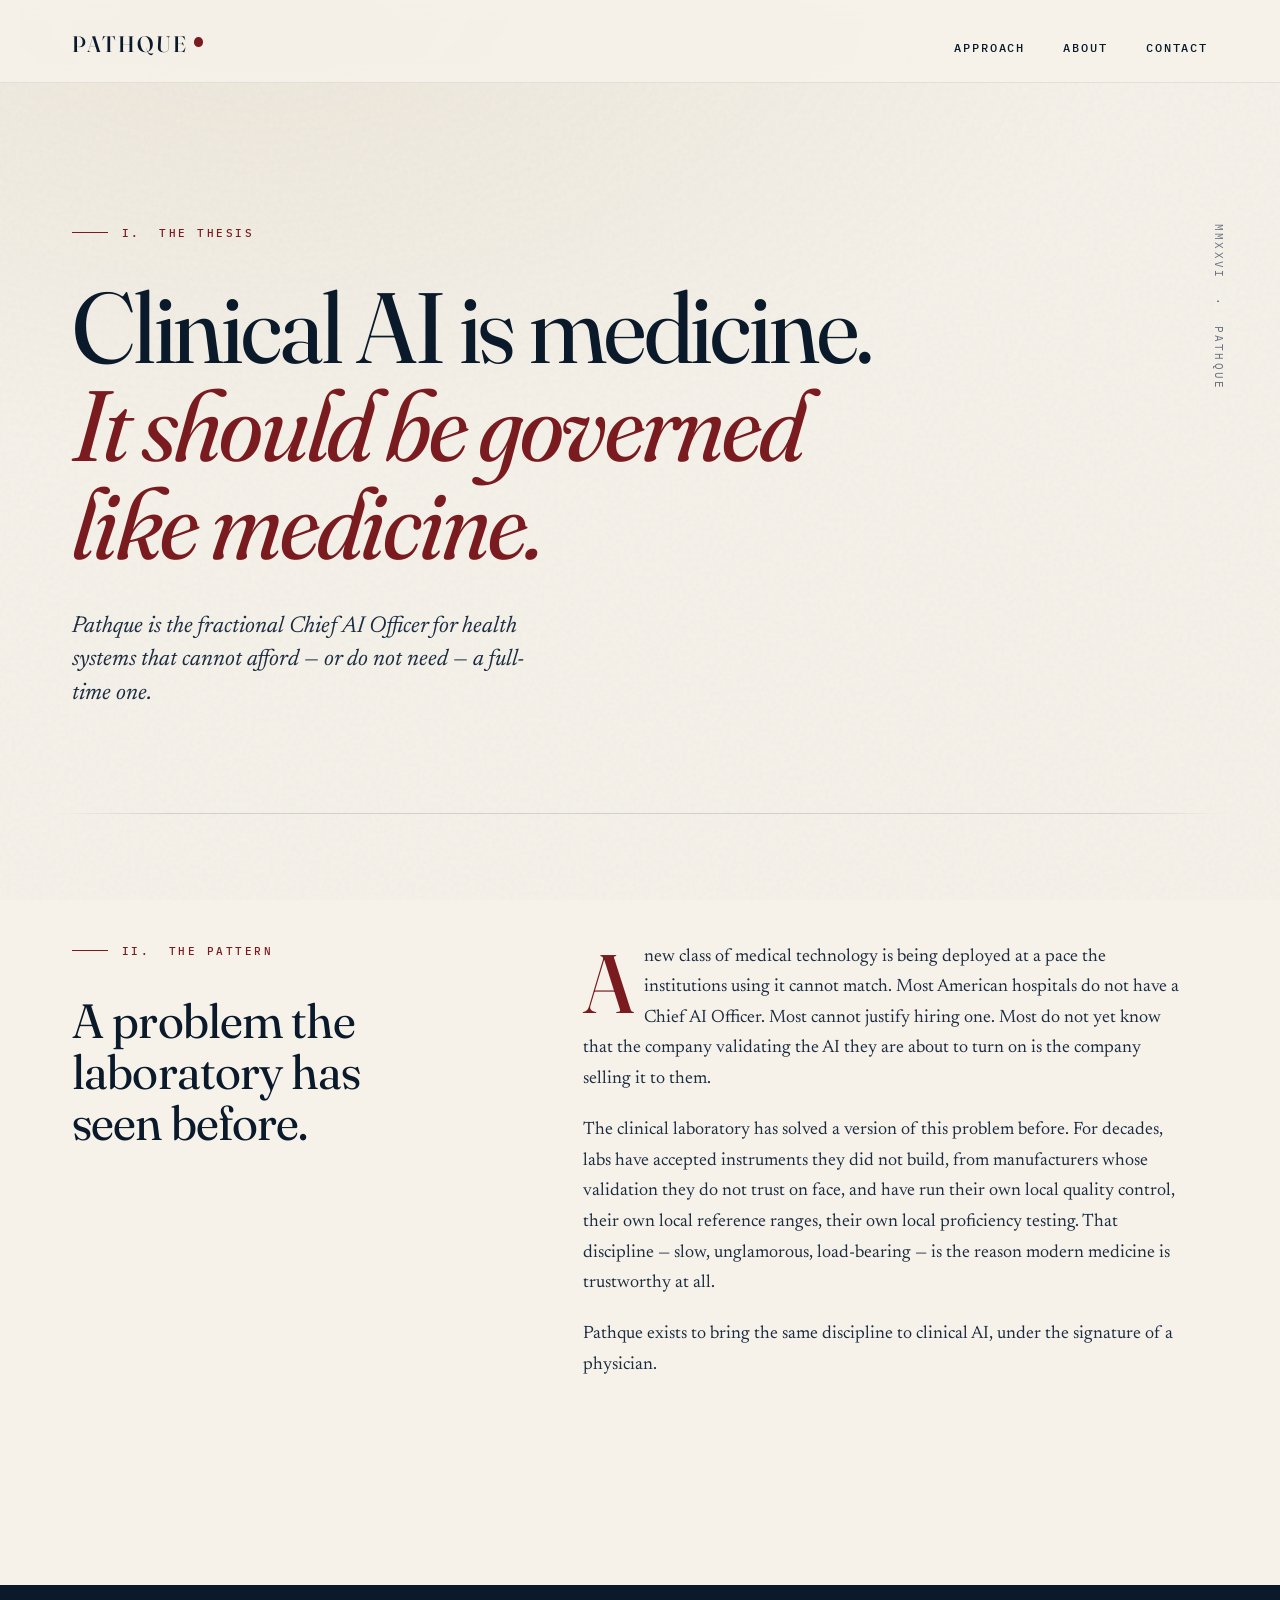
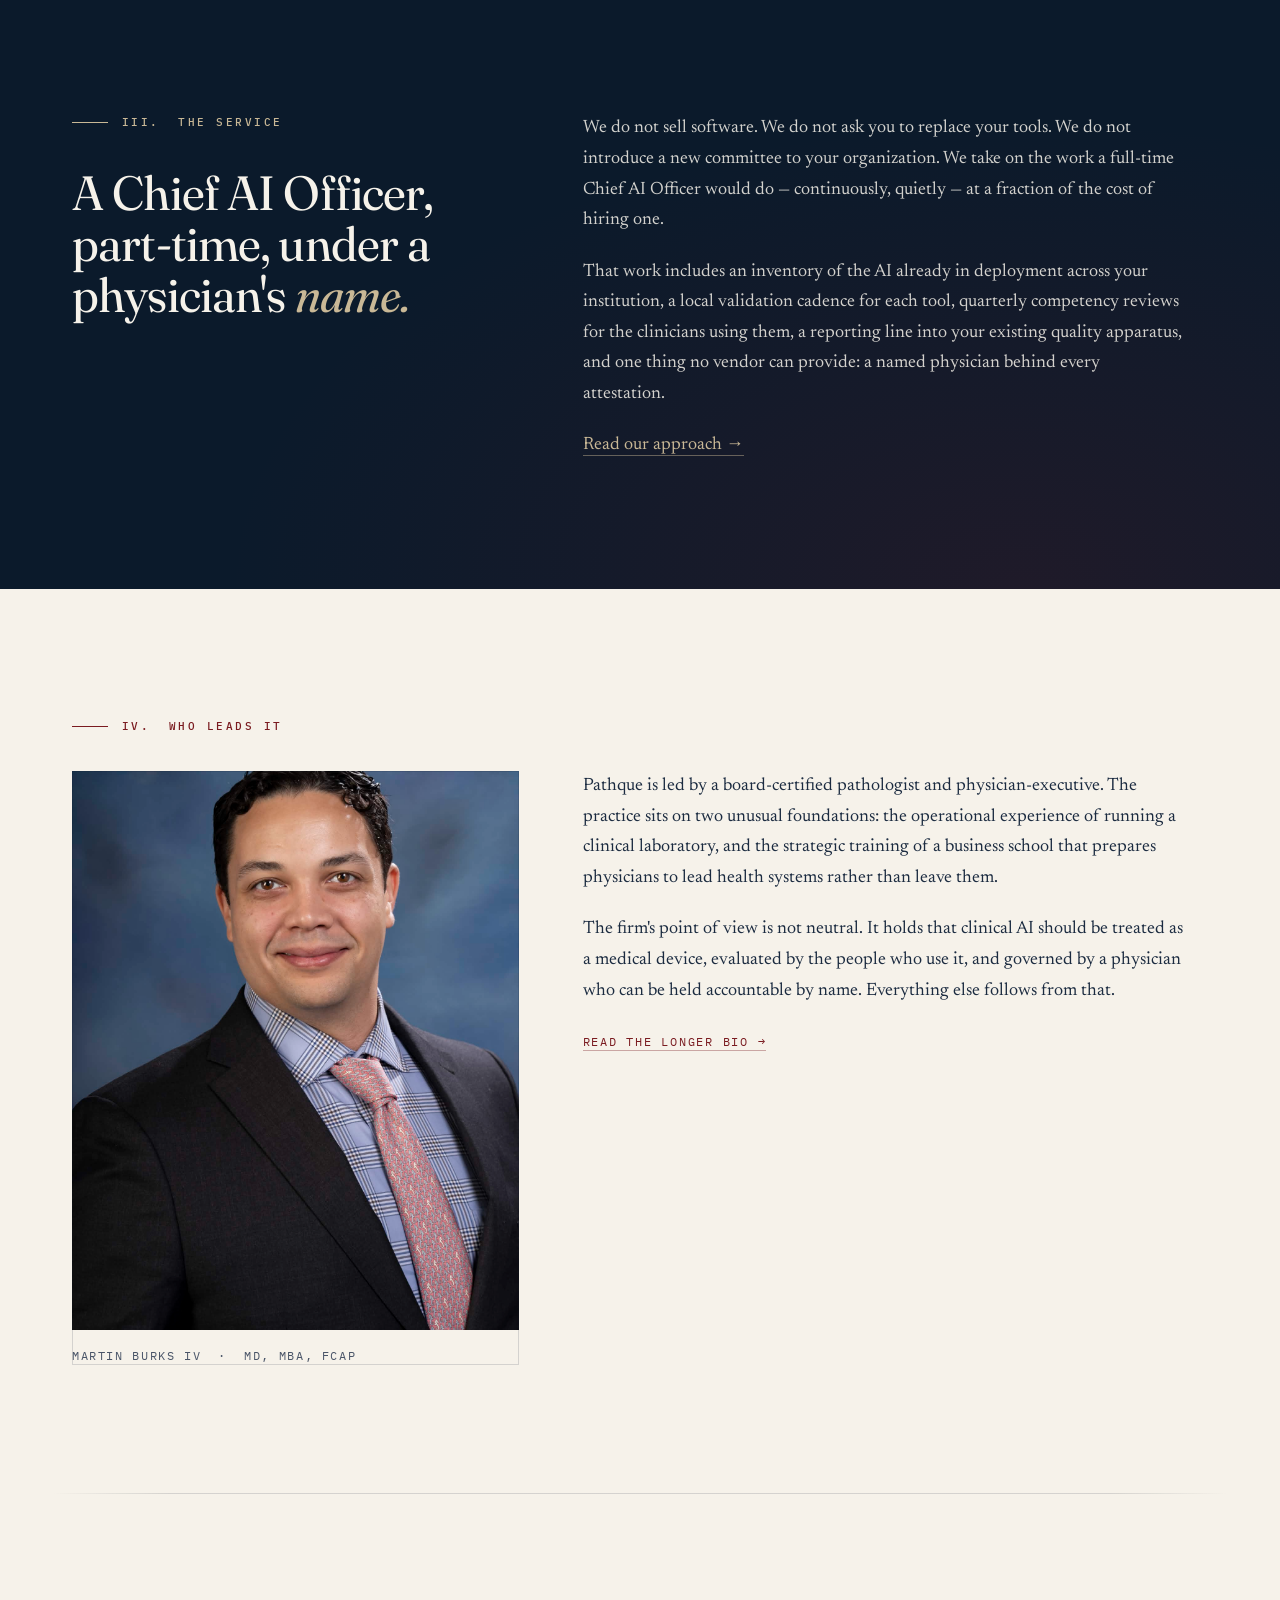
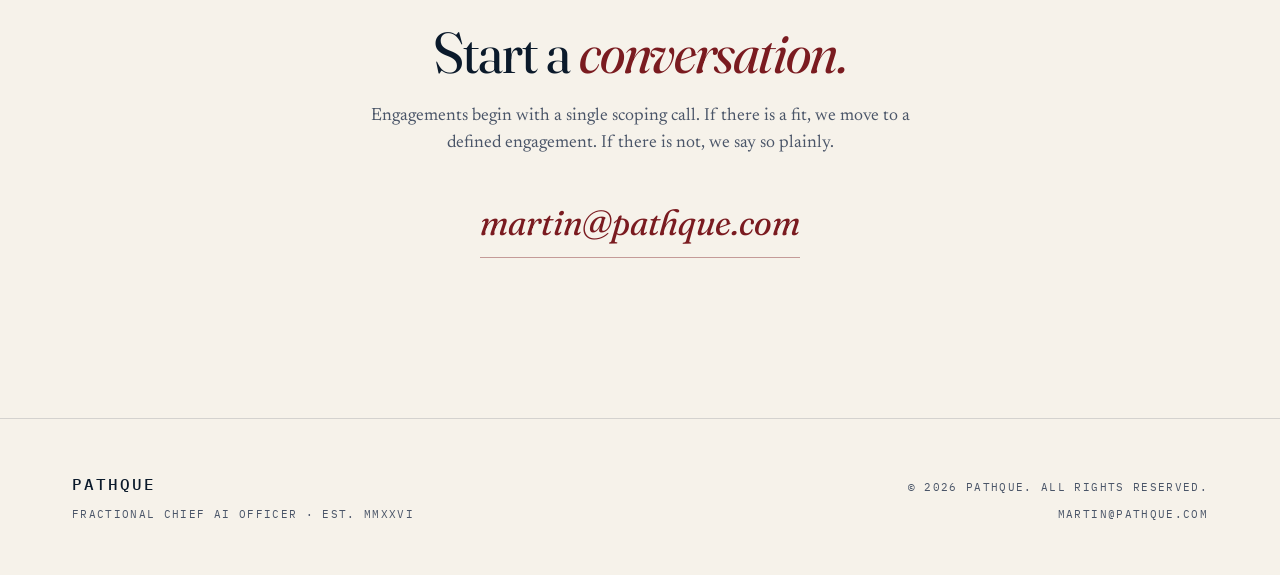
<file: index.html>
<!doctype html>
<html lang="en">
<head>
  <meta charset="utf-8">
  <meta name="viewport" content="width=device-width,initial-scale=1">
  <title>Pathque — The Fractional Chief AI Officer for Health Systems</title>
  <meta name="description" content="Pathque brings the discipline of the clinical laboratory to the governance of artificial intelligence in medicine. Fractional Chief AI Officer services for health systems and physician groups.">
  <meta name="theme-color" content="#F6F2EA">
  <link rel="icon" href="data:image/svg+xml,%3Csvg xmlns='http://www.w3.org/2000/svg' viewBox='0 0 32 32'%3E%3Crect width='32' height='32' fill='%23F6F2EA'/%3E%3Ctext x='50%25' y='58%25' font-family='Georgia,serif' font-size='22' font-weight='600' text-anchor='middle' fill='%237A1B20'%3EP%3C/text%3E%3C/svg%3E">

  <link rel="preconnect" href="https://fonts.googleapis.com">
  <link rel="preconnect" href="https://fonts.gstatic.com" crossorigin>
  <link href="https://fonts.googleapis.com/css2?family=Fraunces:ital,opsz,wght,SOFT@0,9..144,300..900,0..100;1,9..144,300..900,0..100&family=Newsreader:ital,opsz,wght@0,6..72,400..700;1,6..72,400..700&family=IBM+Plex+Mono:wght@400;500&display=swap" rel="stylesheet">

  <link rel="stylesheet" href="styles.css">

  <meta property="og:title" content="Pathque — The Fractional Chief AI Officer for Health Systems">
  <meta property="og:description" content="Clinical AI is medicine. It should be governed like medicine.">
  <meta property="og:type" content="website">
  <meta property="og:url" content="https://pathque.com/">
</head>
<body>

  <header class="site-header">
    <div class="container">
      <a href="/" class="wordmark" aria-label="Pathque — home">Pathque<span class="dot" aria-hidden="true"></span></a>
      <nav class="site-nav" aria-label="Primary">
        <a href="/approach/">Approach</a>
        <a href="/about/">About</a>
        <a href="/contact/">Contact</a>
      </nav>
    </div>
  </header>

  <main>

    <!-- ============================= HERO ============================= -->
    <section class="hero">
      <div class="container">
        <p class="section-marker reveal d1">I. &nbsp;The thesis</p>
        <h1 class="display reveal d2">
          Clinical&nbsp;AI is medicine.<br>
          <em>It should be governed like&nbsp;medicine.</em>
        </h1>
        <p class="standfirst reveal d3">
          Pathque is the fractional Chief AI Officer for health systems that cannot afford — or do not need — a full-time one.
        </p>
      </div>
      <p class="hero-meta">MMXXVI &nbsp;·&nbsp; Pathque</p>
    </section>

    <hr class="rule">

    <!-- ============================= II. PATTERN ============================= -->
    <section class="prose-section">
      <div class="container">
        <div class="two-col">
          <div>
            <p class="section-marker">II. &nbsp;The pattern</p>
            <h2>A problem the laboratory has seen&nbsp;before.</h2>
          </div>
          <div class="body-prose">
            <p><span class="dropcap">A</span> new class of medical technology is being deployed at a pace the institutions using it cannot match. Most American hospitals do not have a Chief AI Officer. Most cannot justify hiring one. Most do not yet know that the company validating the AI they are about to turn on is the company selling it to them.</p>
            <p>The clinical laboratory has solved a version of this problem before. For decades, labs have accepted instruments they did not build, from manufacturers whose validation they do not trust on face, and have run their own local quality control, their own local reference ranges, their own local proficiency testing. That discipline — slow, unglamorous, load-bearing — is the reason modern medicine is trustworthy at all.</p>
            <p>Pathque exists to bring the same discipline to clinical&nbsp;AI, under the signature of a physician.</p>
          </div>
        </div>
      </div>
    </section>

    <!-- ============================= III. SERVICE (DARK) ============================= -->
    <section class="section-dark prose-section">
      <div class="container">
        <div class="two-col">
          <div>
            <p class="section-marker">III. &nbsp;The service</p>
            <h2>A Chief&nbsp;AI Officer, part-time, under a physician's&nbsp;<em>name.</em></h2>
          </div>
          <div class="body-prose">
            <p>We do not sell software. We do not ask you to replace your tools. We do not introduce a new committee to your organization. We take on the work a full-time Chief AI Officer would do — continuously, quietly — at a fraction of the cost of hiring one.</p>
            <p>That work includes an inventory of the AI already in deployment across your institution, a local validation cadence for each tool, quarterly competency reviews for the clinicians using them, a reporting line into your existing quality apparatus, and one thing no vendor can provide: a named physician behind every attestation.</p>
            <p><a href="/approach/">Read our approach →</a></p>
          </div>
        </div>
      </div>
    </section>

    <!-- ============================= IV. WHO LEADS ============================= -->
    <section class="founder">
      <div class="container">
        <p class="section-marker">IV. &nbsp;Who leads it</p>
        <div class="founder-grid">
          <figure class="portrait">
            <img src="headshot.jpg" alt="Martin Burks IV, MD, MBA, FCAP" loading="lazy">
            <figcaption>Martin Burks IV &nbsp;·&nbsp; MD, MBA, FCAP</figcaption>
          </figure>
          <div class="founder-bio body-prose">
            <p>Pathque is led by a board-certified pathologist and physician-executive. The practice sits on two unusual foundations: the operational experience of running a clinical laboratory, and the strategic training of a business school that prepares physicians to lead health systems rather than leave them.</p>
            <p>The firm's point of view is not neutral. It holds that clinical AI should be treated as a medical device, evaluated by the people who use it, and governed by a physician who can be held accountable by name. Everything else follows from that.</p>
            <p><a class="inline-link" href="/about/">Read the longer bio →</a></p>
          </div>
        </div>
      </div>
    </section>

    <hr class="rule">

    <!-- ============================= CONTACT CTA ============================= -->
    <section class="contact-cta">
      <div class="container">
        <h2>Start a&nbsp;<em>conversation.</em></h2>
        <p>Engagements begin with a single scoping call. If there is a fit, we move to a defined&nbsp;engagement. If there is not, we say so plainly.</p>
        <a class="email" href="mailto:martin@pathque.com?subject=Pathque%20%E2%80%94%20conversation">martin@pathque.com</a>
      </div>
    </section>

  </main>

  <footer class="site-footer">
    <div class="container">
      <div class="foot-left">
        <span class="wordmark small">Pathque</span>
        <p class="small">Fractional Chief AI Officer · Est.&nbsp;MMXXVI</p>
      </div>
      <div class="foot-right">
        <p class="small">© 2026 Pathque. All rights reserved.</p>
        <p class="small">martin@pathque.com</p>
      </div>
    </div>
  </footer>

</body>
</html>
</file>
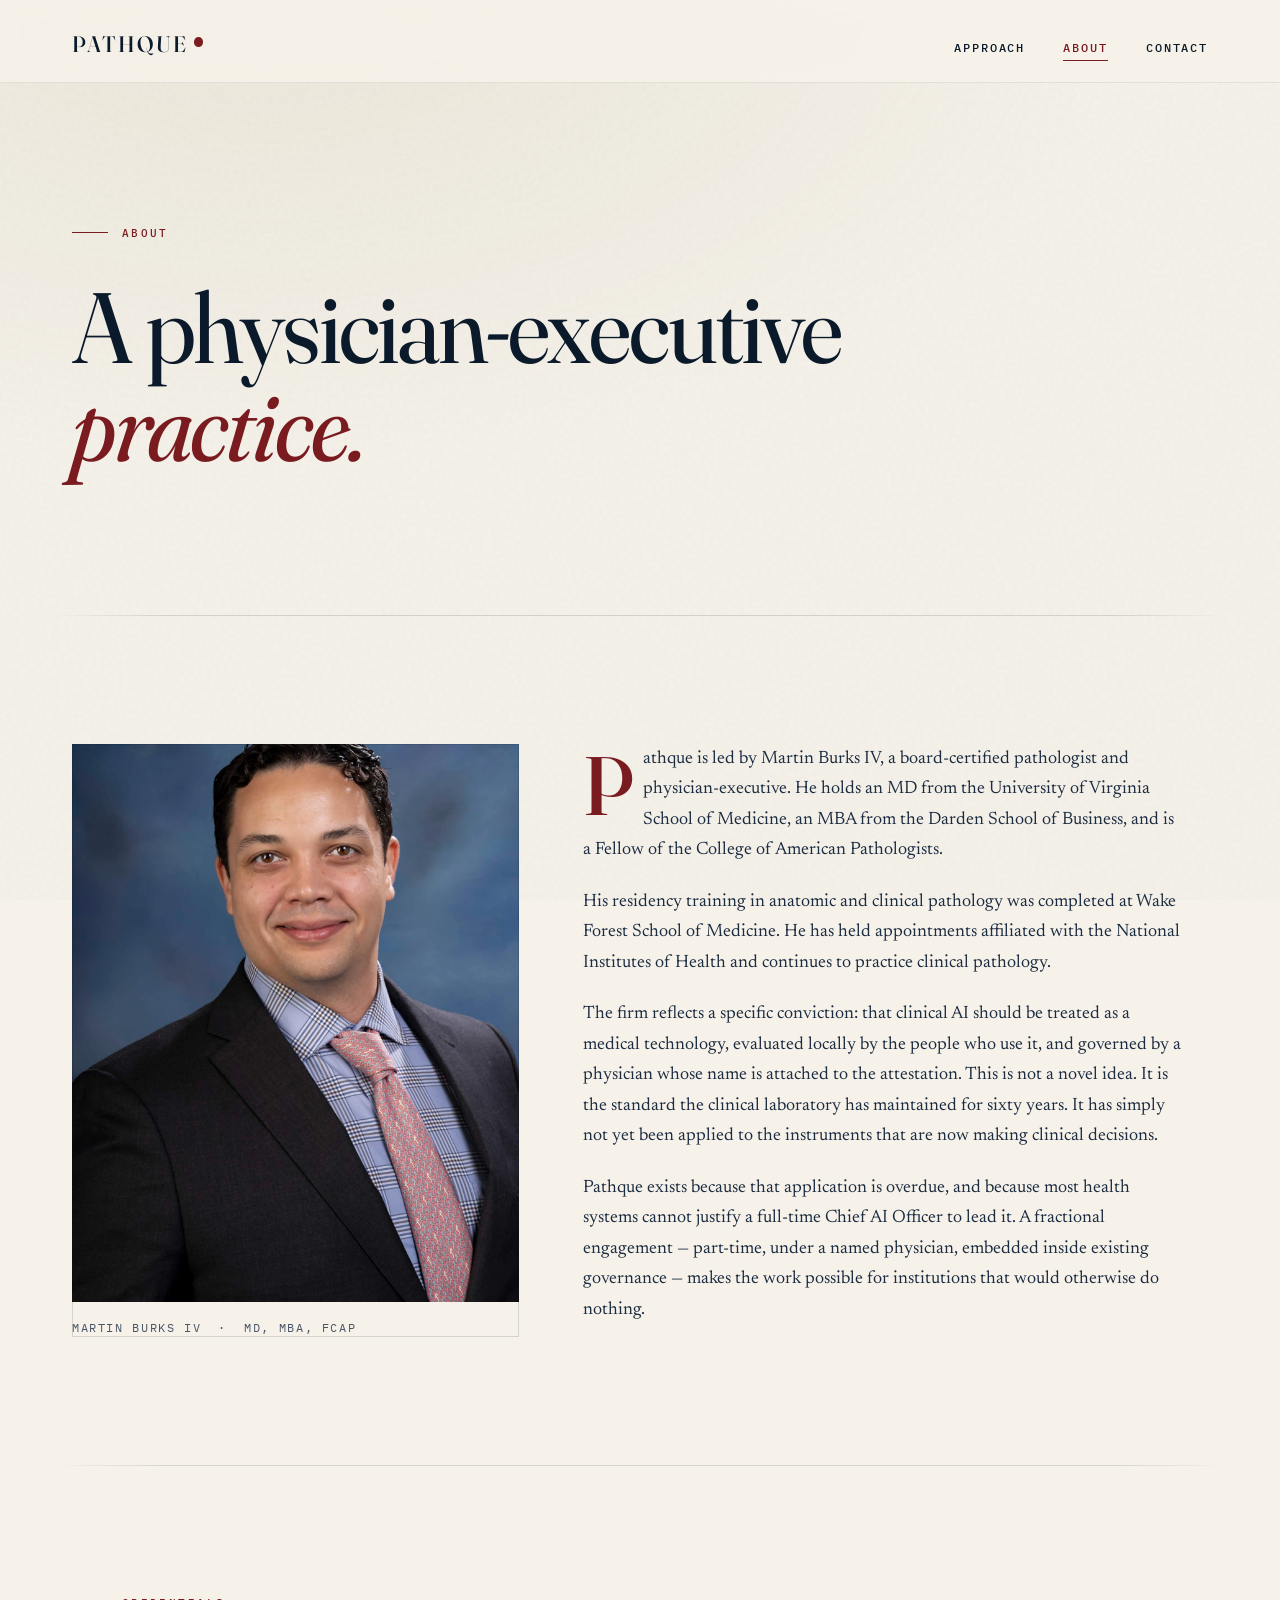
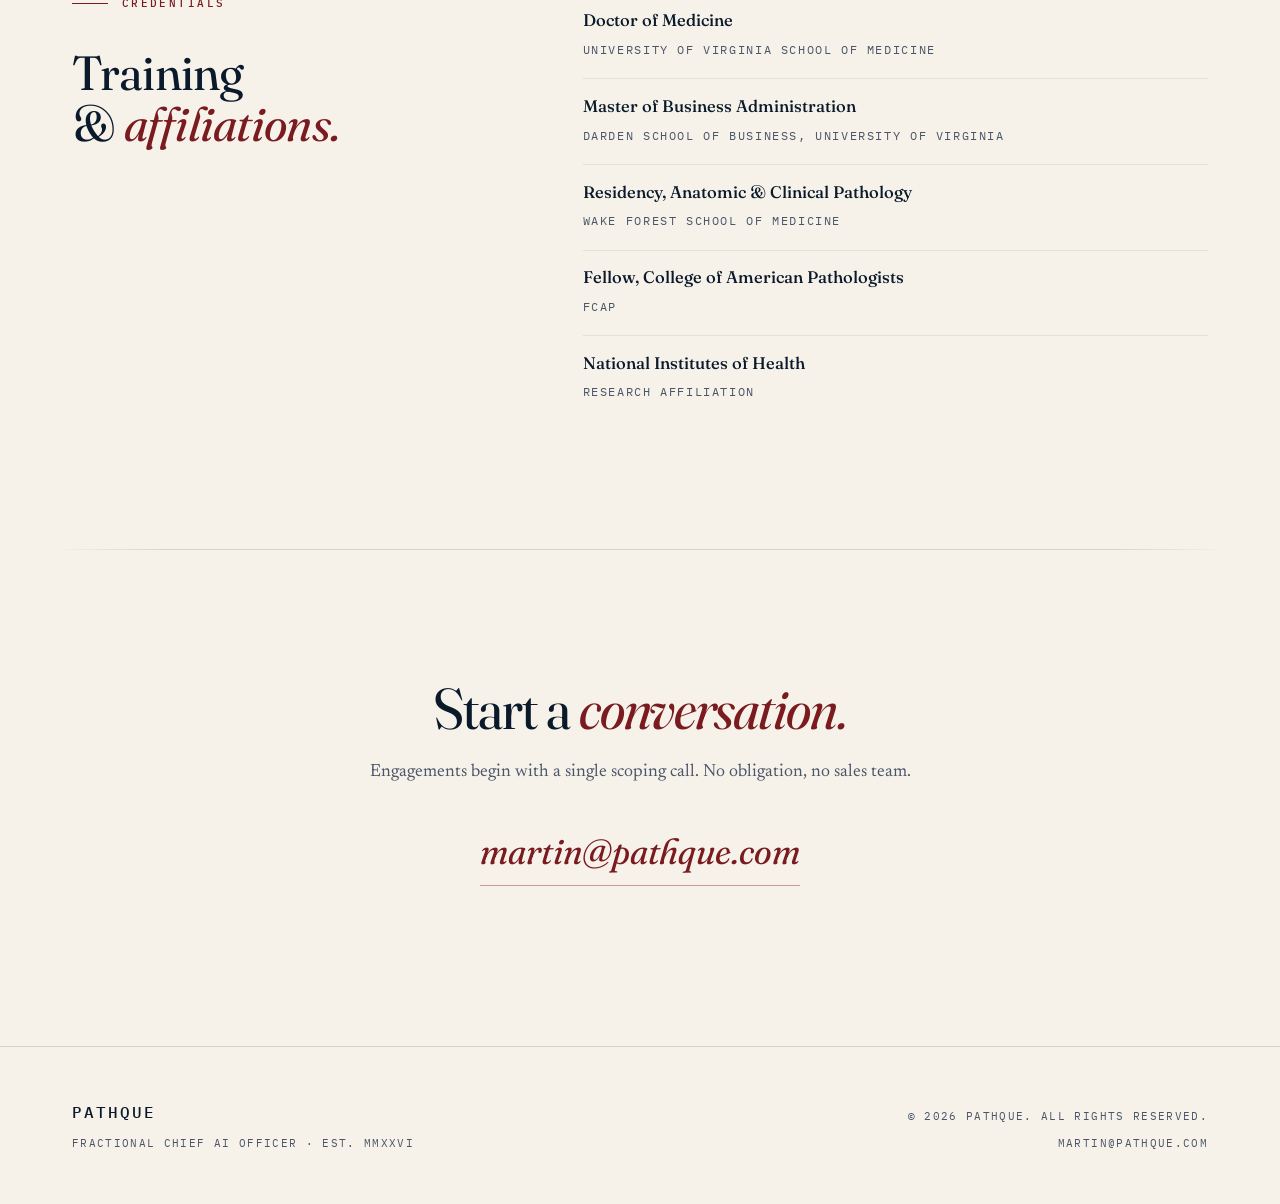
<file: about/index.html>
<!doctype html>
<html lang="en">
<head>
  <meta charset="utf-8">
  <meta name="viewport" content="width=device-width,initial-scale=1">
  <title>About — Pathque</title>
  <meta name="description" content="Pathque is led by Martin Burks IV, MD, MBA, FCAP — a board-certified pathologist and physician-executive practicing clinical AI governance for health systems.">
  <meta name="theme-color" content="#F6F2EA">
  <link rel="icon" href="data:image/svg+xml,%3Csvg xmlns='http://www.w3.org/2000/svg' viewBox='0 0 32 32'%3E%3Crect width='32' height='32' fill='%23F6F2EA'/%3E%3Ctext x='50%25' y='58%25' font-family='Georgia,serif' font-size='22' font-weight='600' text-anchor='middle' fill='%237A1B20'%3EP%3C/text%3E%3C/svg%3E">

  <link rel="preconnect" href="https://fonts.googleapis.com">
  <link rel="preconnect" href="https://fonts.gstatic.com" crossorigin>
  <link href="https://fonts.googleapis.com/css2?family=Fraunces:ital,opsz,wght,SOFT@0,9..144,300..900,0..100;1,9..144,300..900,0..100&family=Newsreader:ital,opsz,wght@0,6..72,400..700;1,6..72,400..700&family=IBM+Plex+Mono:wght@400;500&display=swap" rel="stylesheet">

  <link rel="stylesheet" href="../styles.css">
</head>
<body>

  <header class="site-header">
    <div class="container">
      <a href="/" class="wordmark" aria-label="Pathque — home">Pathque<span class="dot" aria-hidden="true"></span></a>
      <nav class="site-nav" aria-label="Primary">
        <a href="/approach/">Approach</a>
        <a href="/about/" aria-current="page">About</a>
        <a href="/contact/">Contact</a>
      </nav>
    </div>
  </header>

  <main>

    <section class="hero">
      <div class="container">
        <p class="section-marker reveal d1">About</p>
        <h1 class="display reveal d2">
          A physician-executive<br>
          <em>practice.</em>
        </h1>
      </div>
    </section>

    <hr class="rule">

    <section class="founder" style="padding-top: var(--section);">
      <div class="container">
        <div class="founder-grid">
          <figure class="portrait">
            <img src="../headshot.jpg" alt="Martin Burks IV, MD, MBA, FCAP" loading="lazy">
            <figcaption>Martin Burks IV &nbsp;·&nbsp; MD, MBA, FCAP</figcaption>
          </figure>
          <div class="founder-bio body-prose">
            <p><span class="dropcap">P</span>athque is led by Martin Burks IV, a board-certified pathologist and physician-executive. He holds an MD from the University of Virginia School of Medicine, an MBA from the Darden School of Business, and is a Fellow of the College of American Pathologists.</p>
            <p>His residency training in anatomic and clinical pathology was completed at Wake Forest School of Medicine. He has held appointments affiliated with the National Institutes of Health and continues to practice clinical pathology.</p>
            <p>The firm reflects a specific conviction: that clinical AI should be treated as a medical technology, evaluated locally by the people who use it, and governed by a physician whose name is attached to the attestation. This is not a novel idea. It is the standard the clinical laboratory has maintained for sixty years. It has simply not yet been applied to the instruments that are now making clinical decisions.</p>
            <p>Pathque exists because that application is overdue, and because most health systems cannot justify a full-time Chief AI Officer to lead it. A fractional engagement — part-time, under a named physician, embedded inside existing governance — makes the work possible for institutions that would otherwise do nothing.</p>
          </div>
        </div>
      </div>
    </section>

    <hr class="rule">

    <section class="prose-section">
      <div class="container">
        <div class="two-col">
          <div>
            <p class="section-marker">Credentials</p>
            <h2>Training &amp;&nbsp;<em>affiliations.</em></h2>
          </div>
          <div class="body-prose">
            <ul style="list-style: none; padding: 0;">
              <li style="padding: 0.85rem 0; border-bottom: 1px solid var(--rule-soft); font-size: 1.05rem;">
                <strong style="font-family: var(--display); font-weight: 500; font-variation-settings: 'opsz' 36;">Doctor of Medicine</strong><br>
                <span style="font-family: var(--mono); font-size: 0.72rem; letter-spacing: 0.14em; text-transform: uppercase; color: var(--slate);">University of Virginia School of Medicine</span>
              </li>
              <li style="padding: 0.85rem 0; border-bottom: 1px solid var(--rule-soft); font-size: 1.05rem;">
                <strong style="font-family: var(--display); font-weight: 500; font-variation-settings: 'opsz' 36;">Master of Business Administration</strong><br>
                <span style="font-family: var(--mono); font-size: 0.72rem; letter-spacing: 0.14em; text-transform: uppercase; color: var(--slate);">Darden School of Business, University of Virginia</span>
              </li>
              <li style="padding: 0.85rem 0; border-bottom: 1px solid var(--rule-soft); font-size: 1.05rem;">
                <strong style="font-family: var(--display); font-weight: 500; font-variation-settings: 'opsz' 36;">Residency, Anatomic &amp; Clinical Pathology</strong><br>
                <span style="font-family: var(--mono); font-size: 0.72rem; letter-spacing: 0.14em; text-transform: uppercase; color: var(--slate);">Wake Forest School of Medicine</span>
              </li>
              <li style="padding: 0.85rem 0; border-bottom: 1px solid var(--rule-soft); font-size: 1.05rem;">
                <strong style="font-family: var(--display); font-weight: 500; font-variation-settings: 'opsz' 36;">Fellow, College of American Pathologists</strong><br>
                <span style="font-family: var(--mono); font-size: 0.72rem; letter-spacing: 0.14em; text-transform: uppercase; color: var(--slate);">FCAP</span>
              </li>
              <li style="padding: 0.85rem 0; font-size: 1.05rem;">
                <strong style="font-family: var(--display); font-weight: 500; font-variation-settings: 'opsz' 36;">National Institutes of Health</strong><br>
                <span style="font-family: var(--mono); font-size: 0.72rem; letter-spacing: 0.14em; text-transform: uppercase; color: var(--slate);">Research Affiliation</span>
              </li>
            </ul>
          </div>
        </div>
      </div>
    </section>

    <hr class="rule">

    <section class="contact-cta">
      <div class="container">
        <h2>Start a&nbsp;<em>conversation.</em></h2>
        <p>Engagements begin with a single scoping call. No obligation, no sales team.</p>
        <a class="email" href="mailto:martin@pathque.com?subject=Pathque%20%E2%80%94%20conversation">martin@pathque.com</a>
      </div>
    </section>

  </main>

  <footer class="site-footer">
    <div class="container">
      <div class="foot-left">
        <span class="wordmark small">Pathque</span>
        <p class="small">Fractional Chief AI Officer · Est.&nbsp;MMXXVI</p>
      </div>
      <div class="foot-right">
        <p class="small">© 2026 Pathque. All rights reserved.</p>
        <p class="small">martin@pathque.com</p>
      </div>
    </div>
  </footer>

</body>
</html>
</file>
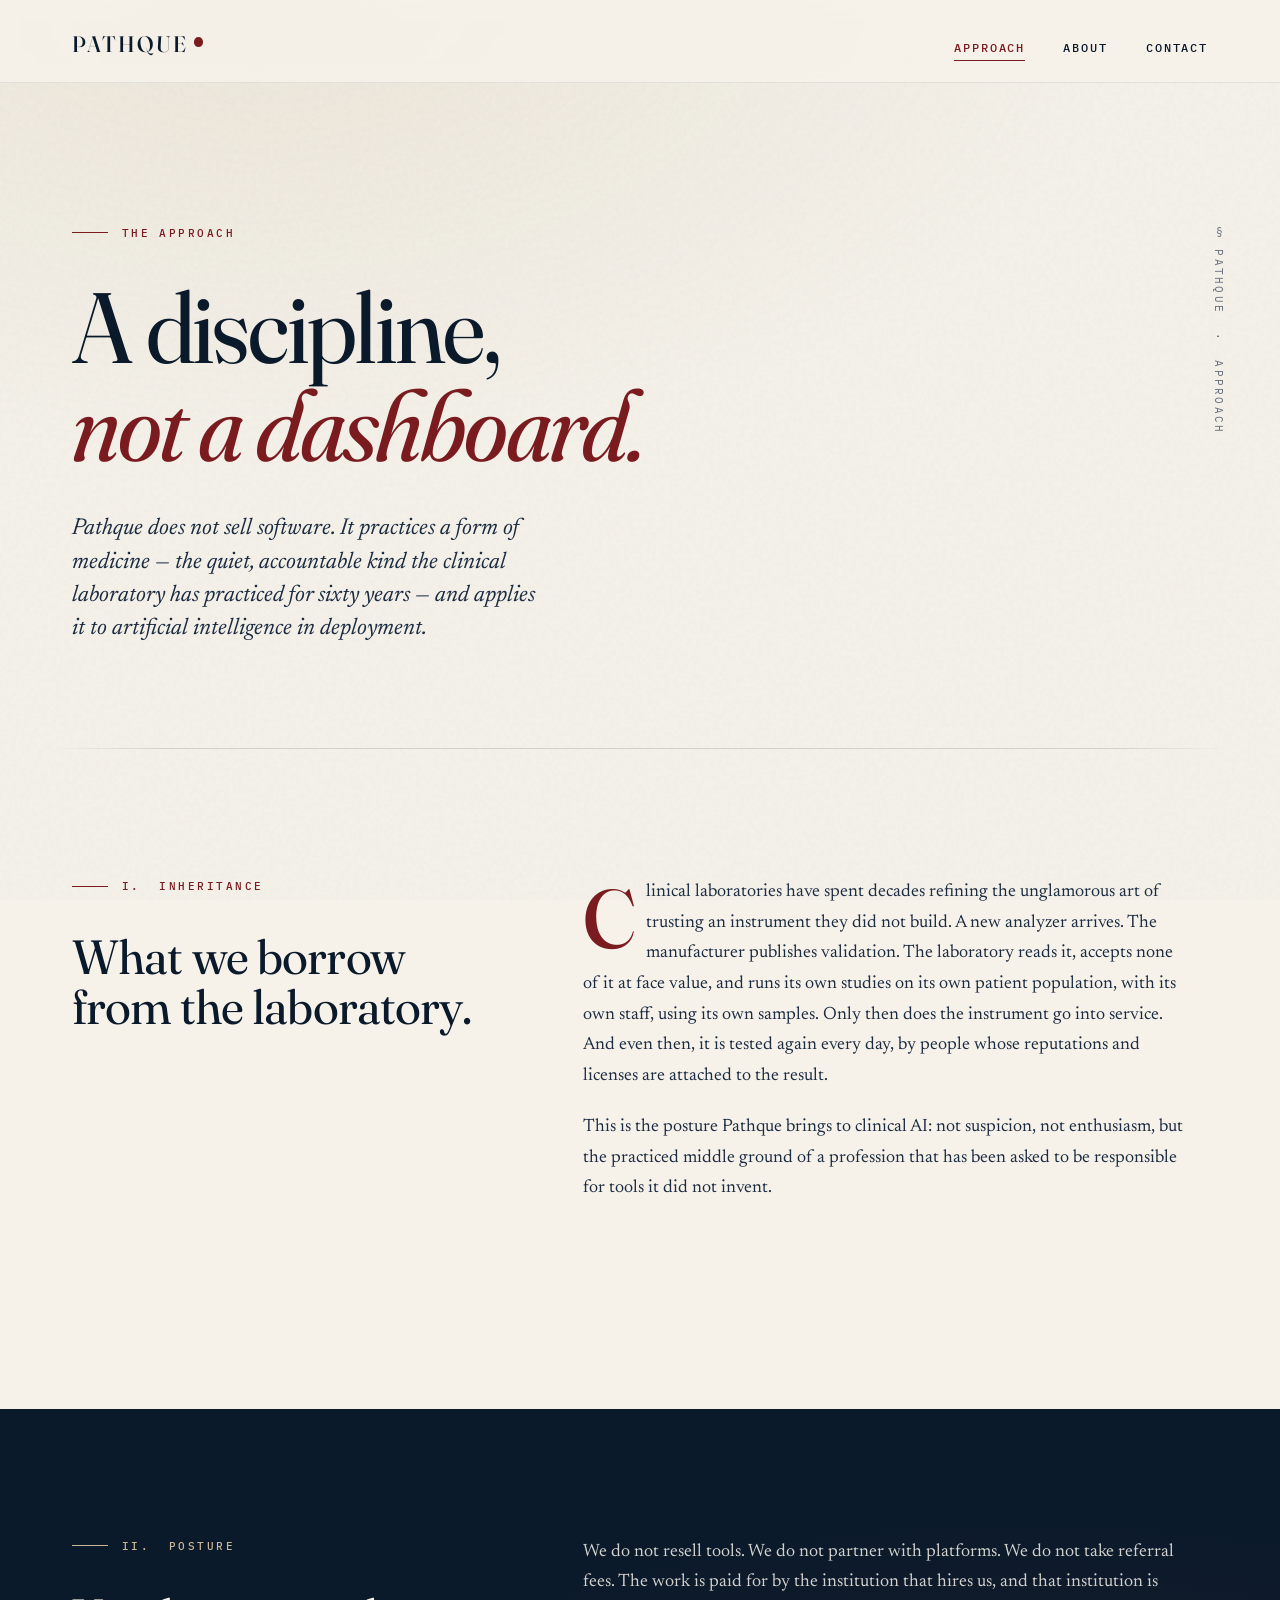
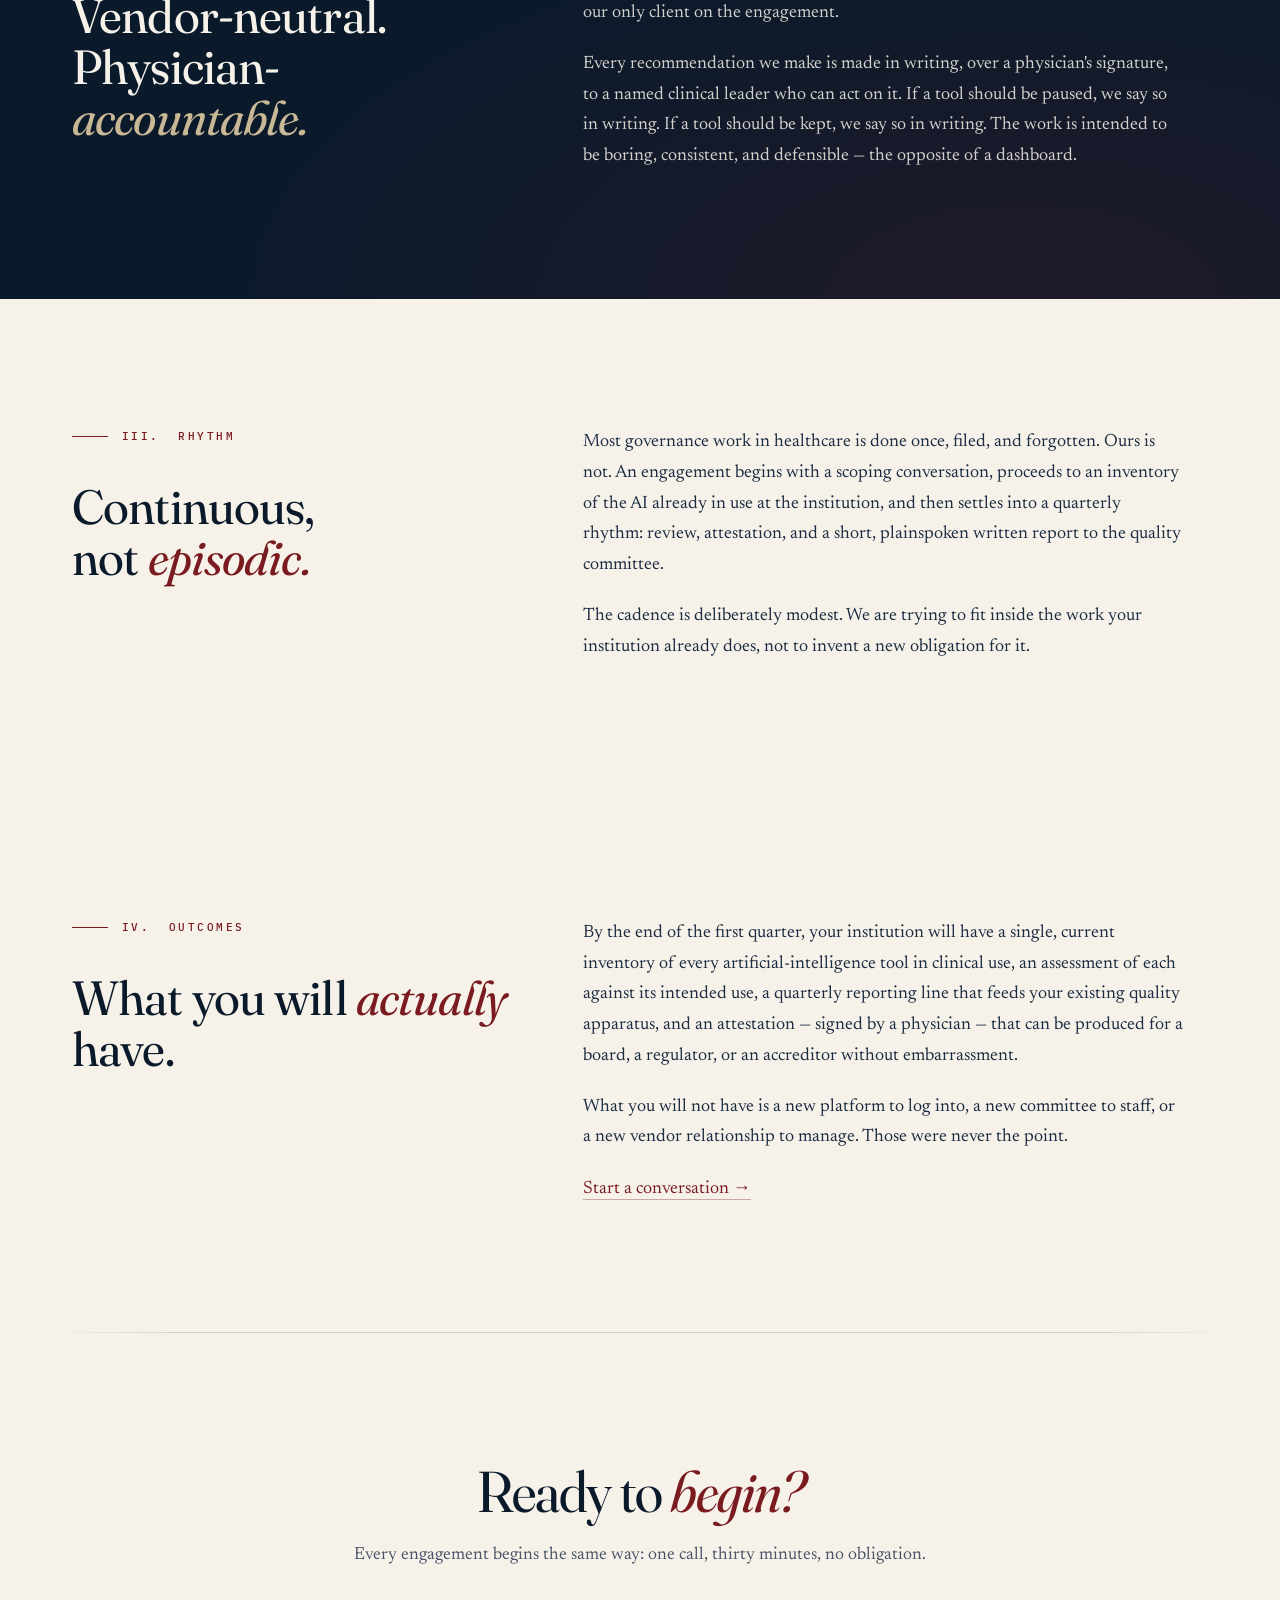
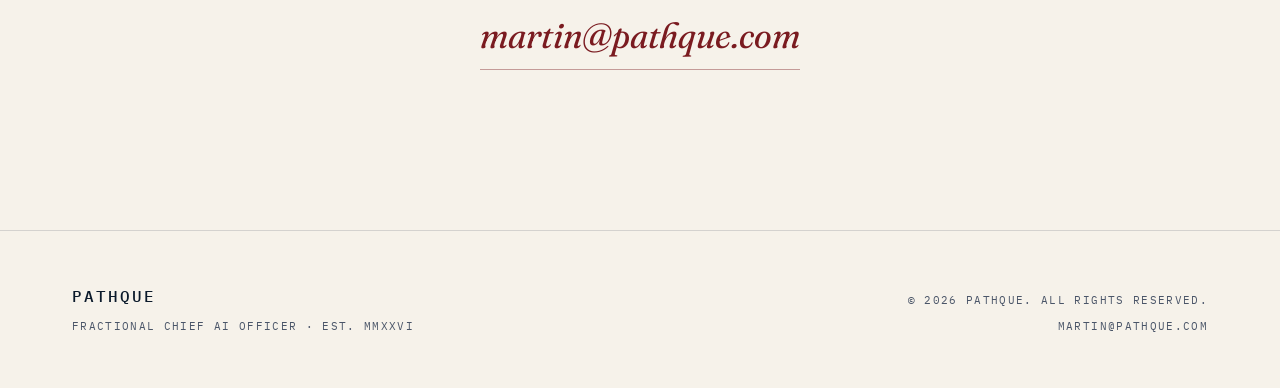
<file: approach/index.html>
<!doctype html>
<html lang="en">
<head>
  <meta charset="utf-8">
  <meta name="viewport" content="width=device-width,initial-scale=1">
  <title>Approach — Pathque</title>
  <meta name="description" content="The Pathque approach to clinical AI governance: a discipline inherited from the clinical laboratory, practiced by a physician, reported into existing quality apparatus.">
  <meta name="theme-color" content="#F6F2EA">

  <link rel="preconnect" href="https://fonts.googleapis.com">
  <link rel="preconnect" href="https://fonts.gstatic.com" crossorigin>
  <link href="https://fonts.googleapis.com/css2?family=Fraunces:ital,opsz,wght,SOFT@0,9..144,300..900,0..100;1,9..144,300..900,0..100&family=Newsreader:ital,opsz,wght@0,6..72,400..700;1,6..72,400..700&family=IBM+Plex+Mono:wght@400;500&display=swap" rel="stylesheet">

  <link rel="stylesheet" href="../styles.css">
</head>
<body>

  <header class="site-header">
    <div class="container">
      <a href="/" class="wordmark" aria-label="Pathque — home">Pathque<span class="dot" aria-hidden="true"></span></a>
      <nav class="site-nav" aria-label="Primary">
        <a href="/approach/" aria-current="page">Approach</a>
        <a href="/about/">About</a>
        <a href="/contact/">Contact</a>
      </nav>
    </div>
  </header>

  <main>

    <section class="hero">
      <div class="container">
        <p class="section-marker reveal d1">The approach</p>
        <h1 class="display reveal d2">
          A discipline,<br>
          <em>not a dashboard.</em>
        </h1>
        <p class="standfirst reveal d3">
          Pathque does not sell software. It practices a form of medicine — the quiet, accountable kind the clinical laboratory has practiced for sixty years — and applies it to artificial intelligence in&nbsp;deployment.
        </p>
      </div>
      <p class="hero-meta">§ Pathque &nbsp;·&nbsp; Approach</p>
    </section>

    <hr class="rule">

    <!-- I. INHERITANCE -->
    <section class="prose-section">
      <div class="container">
        <div class="two-col">
          <div>
            <p class="section-marker">I. &nbsp;Inheritance</p>
            <h2>What we borrow from the&nbsp;laboratory.</h2>
          </div>
          <div class="body-prose">
            <p><span class="dropcap">C</span>linical laboratories have spent decades refining the unglamorous art of trusting an instrument they did not build. A new analyzer arrives. The manufacturer publishes validation. The laboratory reads it, accepts none of it at face value, and runs its own studies on its own patient population, with its own staff, using its own samples. Only then does the instrument go into service. And even then, it is tested again every day, by people whose reputations and licenses are attached to the result.</p>
            <p>This is the posture Pathque brings to clinical AI: not suspicion, not enthusiasm, but the practiced middle ground of a profession that has been asked to be responsible for tools it did not invent.</p>
          </div>
        </div>
      </div>
    </section>

    <!-- II. POSTURE (DARK) -->
    <section class="section-dark prose-section">
      <div class="container">
        <div class="two-col">
          <div>
            <p class="section-marker">II. &nbsp;Posture</p>
            <h2>Vendor-neutral. Physician-<em>accountable.</em></h2>
          </div>
          <div class="body-prose">
            <p>We do not resell tools. We do not partner with platforms. We do not take referral fees. The work is paid for by the institution that hires us, and that institution is our only client on the engagement.</p>
            <p>Every recommendation we make is made in writing, over a physician's signature, to a named clinical leader who can act on it. If a tool should be paused, we say so in writing. If a tool should be kept, we say so in writing. The work is intended to be boring, consistent, and defensible — the opposite of a dashboard.</p>
          </div>
        </div>
      </div>
    </section>

    <!-- III. RHYTHM -->
    <section class="prose-section">
      <div class="container">
        <div class="two-col">
          <div>
            <p class="section-marker">III. &nbsp;Rhythm</p>
            <h2>Continuous, not&nbsp;<em>episodic.</em></h2>
          </div>
          <div class="body-prose">
            <p>Most governance work in healthcare is done once, filed, and forgotten. Ours is not. An engagement begins with a scoping conversation, proceeds to an inventory of the AI already in use at the institution, and then settles into a quarterly rhythm: review, attestation, and a short, plainspoken written report to the quality committee.</p>
            <p>The cadence is deliberately modest. We are trying to fit inside the work your institution already does, not to invent a new obligation for it.</p>
          </div>
        </div>
      </div>
    </section>

    <!-- IV. OUTCOMES -->
    <section class="prose-section">
      <div class="container">
        <div class="two-col">
          <div>
            <p class="section-marker">IV. &nbsp;Outcomes</p>
            <h2>What you will&nbsp;<em>actually</em> have.</h2>
          </div>
          <div class="body-prose">
            <p>By the end of the first quarter, your institution will have a single, current inventory of every artificial-intelligence tool in clinical use, an assessment of each against its intended use, a quarterly reporting line that feeds your existing quality apparatus, and an attestation — signed by a physician — that can be produced for a board, a regulator, or an accreditor without embarrassment.</p>
            <p>What you will not have is a new platform to log into, a new committee to staff, or a new vendor relationship to manage. Those were never the point.</p>
            <p><a href="/contact/">Start a conversation →</a></p>
          </div>
        </div>
      </div>
    </section>

    <hr class="rule">

    <section class="contact-cta">
      <div class="container">
        <h2>Ready to&nbsp;<em>begin?</em></h2>
        <p>Every engagement begins the same way: one call, thirty minutes, no obligation.</p>
        <a class="email" href="mailto:martin@pathque.com?subject=Pathque%20%E2%80%94%20scoping%20call">martin@pathque.com</a>
      </div>
    </section>

  </main>

  <footer class="site-footer">
    <div class="container">
      <div class="foot-left">
        <span class="wordmark small">Pathque</span>
        <p class="small">Fractional Chief AI Officer · Est.&nbsp;MMXXVI</p>
      </div>
      <div class="foot-right">
        <p class="small">© 2026 Pathque. All rights reserved.</p>
        <p class="small">martin@pathque.com</p>
      </div>
    </div>
  </footer>

</body>
</html>
</file>
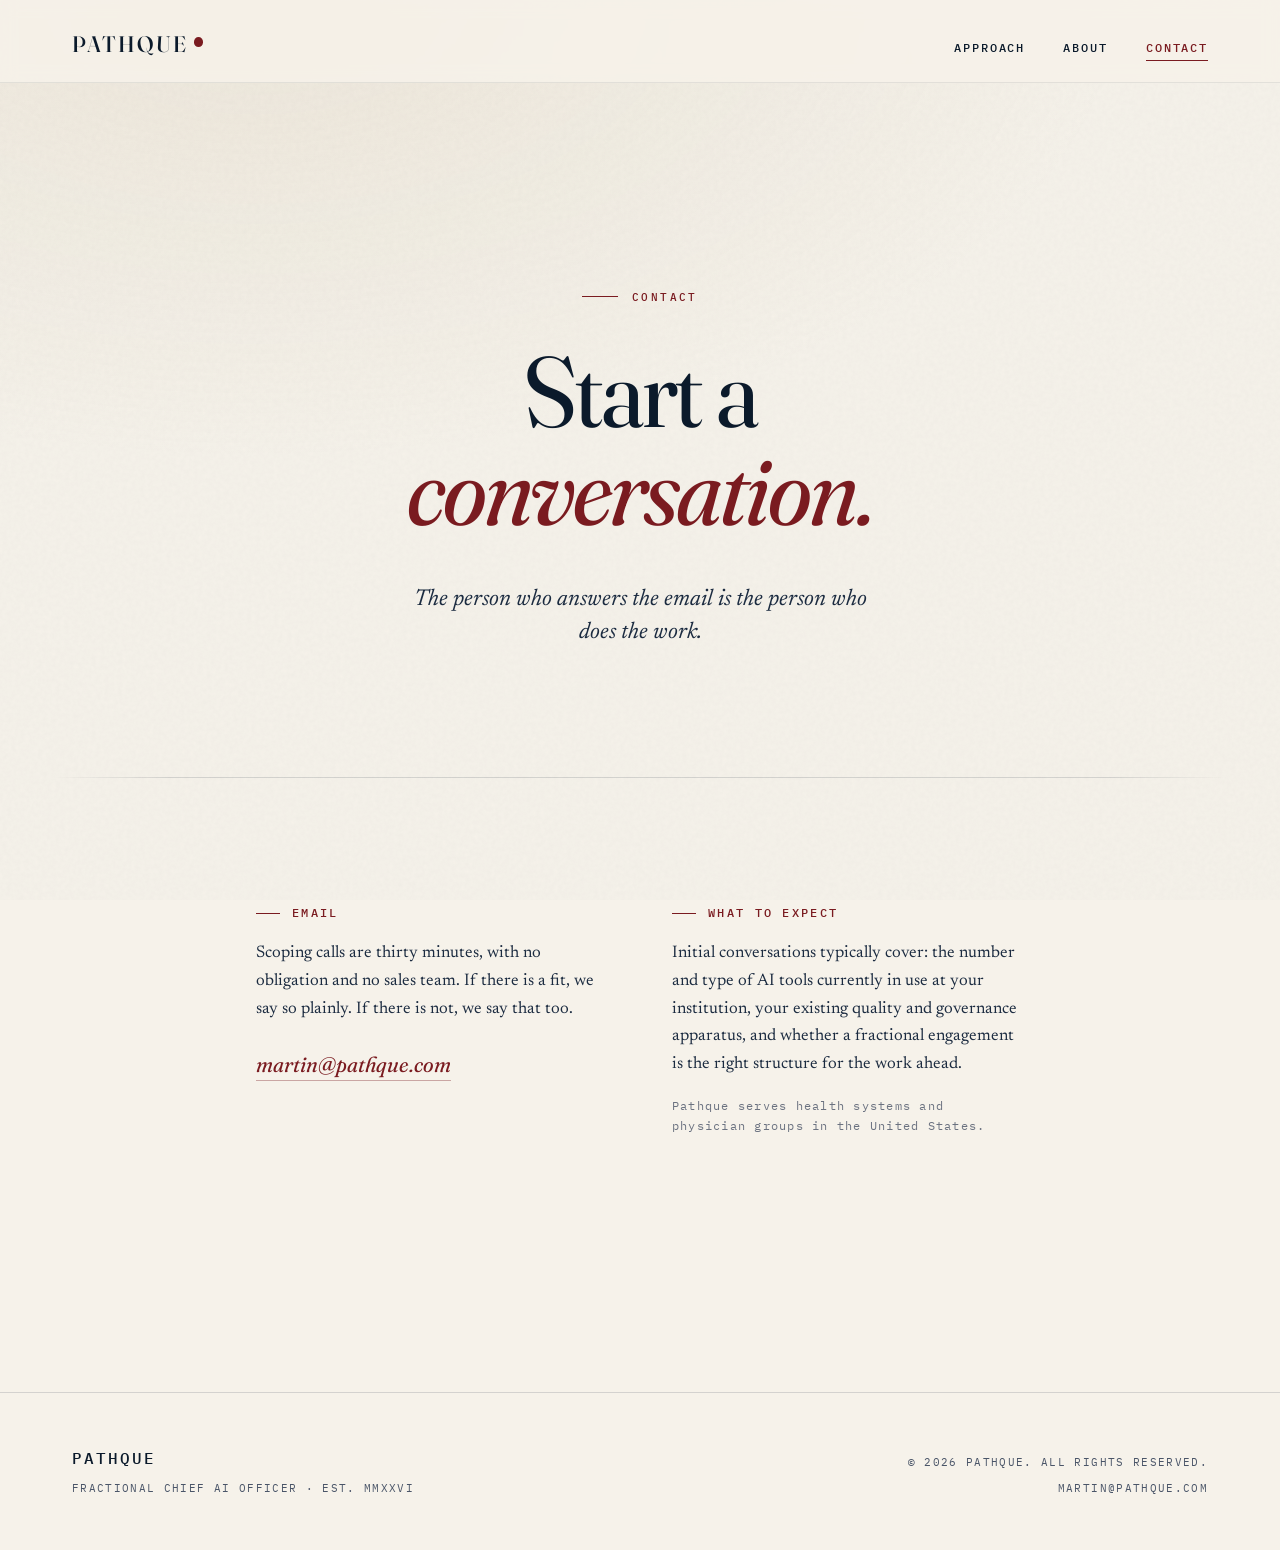
<file: contact/index.html>
<!doctype html>
<html lang="en">
<head>
  <meta charset="utf-8">
  <meta name="viewport" content="width=device-width,initial-scale=1">
  <title>Contact — Pathque</title>
  <meta name="description" content="Start a conversation with Pathque. Scoping calls are thirty minutes, with no obligation.">
  <meta name="theme-color" content="#F6F2EA">
  <link rel="icon" href="data:image/svg+xml,%3Csvg xmlns='http://www.w3.org/2000/svg' viewBox='0 0 32 32'%3E%3Crect width='32' height='32' fill='%23F6F2EA'/%3E%3Ctext x='50%25' y='58%25' font-family='Georgia,serif' font-size='22' font-weight='600' text-anchor='middle' fill='%237A1B20'%3EP%3C/text%3E%3C/svg%3E">

  <link rel="preconnect" href="https://fonts.googleapis.com">
  <link rel="preconnect" href="https://fonts.gstatic.com" crossorigin>
  <link href="https://fonts.googleapis.com/css2?family=Fraunces:ital,opsz,wght,SOFT@0,9..144,300..900,0..100;1,9..144,300..900,0..100&family=Newsreader:ital,opsz,wght@0,6..72,400..700;1,6..72,400..700&family=IBM+Plex+Mono:wght@400;500&display=swap" rel="stylesheet">

  <link rel="stylesheet" href="../styles.css">

  <style>
    .contact-hero {
      padding: clamp(6rem, 16vw, 14rem) 0 clamp(4rem, 10vw, 8rem);
      text-align: center;
      max-width: 52rem;
      margin: 0 auto;
    }
    .contact-hero .display {
      max-width: 18ch;
      margin: 0 auto clamp(2rem, 3.5vw, 3rem);
    }
    .contact-hero .standfirst {
      max-width: 38ch;
      margin: 0 auto;
      text-align: center;
    }
    .contact-details {
      padding: var(--section) 0;
      max-width: 48rem;
      margin: 0 auto;
      display: grid;
      grid-template-columns: 1fr 1fr;
      gap: clamp(2rem, 5vw, 4rem);
    }
    @media (max-width: 640px) {
      .contact-details { grid-template-columns: 1fr; gap: 3rem; }
    }
    .contact-block h3 {
      font-family: var(--mono);
      font-size: 0.72rem;
      font-weight: 500;
      letter-spacing: 0.2em;
      text-transform: uppercase;
      color: var(--oxblood);
      margin-bottom: 1.25rem;
      display: flex; align-items: center; gap: 0.75rem;
    }
    .contact-block h3::before {
      content: "";
      display: inline-block;
      width: 1.5rem;
      height: 1px;
      background: var(--oxblood);
    }
    .contact-block p {
      font-size: 1.05rem;
      line-height: 1.65;
      color: var(--ink-2);
    }
    .contact-block .email-inline {
      font-family: var(--display);
      font-style: italic;
      font-variation-settings: "opsz" 72, "SOFT" 30;
      font-size: 1.35rem;
      color: var(--oxblood);
      border-bottom: 1px solid rgba(122, 27, 32, 0.35);
      padding-bottom: 2px;
      transition: border-color 240ms ease;
    }
    .contact-block .email-inline:hover {
      border-bottom-color: var(--oxblood);
    }
  </style>
</head>
<body>

  <header class="site-header">
    <div class="container">
      <a href="/" class="wordmark" aria-label="Pathque — home">Pathque<span class="dot" aria-hidden="true"></span></a>
      <nav class="site-nav" aria-label="Primary">
        <a href="/approach/">Approach</a>
        <a href="/about/">About</a>
        <a href="/contact/" aria-current="page">Contact</a>
      </nav>
    </div>
  </header>

  <main>

    <section class="contact-hero">
      <div class="container">
        <p class="section-marker reveal d1" style="justify-content: center;">Contact</p>
        <h1 class="display reveal d2">
          Start a<br>
          <em>conversation.</em>
        </h1>
        <p class="standfirst reveal d3">
          The person who answers the email is the person who does the&nbsp;work.
        </p>
      </div>
    </section>

    <hr class="rule">

    <section class="contact-details">
      <div class="contact-block">
        <h3>Email</h3>
        <p>Scoping calls are thirty minutes, with no obligation and no sales team. If there is a fit, we say so plainly. If there is not, we say that too.</p>
        <p style="margin-top: 1.5rem;">
          <a class="email-inline" href="mailto:martin@pathque.com?subject=Pathque%20%E2%80%94%20scoping%20call">martin@pathque.com</a>
        </p>
      </div>
      <div class="contact-block">
        <h3>What to expect</h3>
        <p>Initial conversations typically cover: the number and type of AI tools currently in use at your institution, your existing quality and governance apparatus, and whether a fractional engagement is the right structure for the work ahead.</p>
        <p style="margin-top: 1rem; font-family: var(--mono); font-size: 0.78rem; letter-spacing: 0.1em; color: var(--slate-2);">Pathque serves health systems and physician groups in the United&nbsp;States.</p>
      </div>
    </section>

  </main>

  <footer class="site-footer" style="margin-top: clamp(4rem, 10vw, 8rem);">
    <div class="container">
      <div class="foot-left">
        <span class="wordmark small">Pathque</span>
        <p class="small">Fractional Chief AI Officer · Est.&nbsp;MMXXVI</p>
      </div>
      <div class="foot-right">
        <p class="small">© 2026 Pathque. All rights reserved.</p>
        <p class="small">martin@pathque.com</p>
      </div>
    </div>
  </footer>

</body>
</html>
</file>
<file: styles.css>
/* ============================================================
   Pathque — stylesheet
   Editorial, clinical, refined.
   ============================================================ */

:root {
  /* palette */
  --ivory:      #F6F2EA;
  --ivory-deep: #EDE6D4;
  --paper:      #FBF8F1;
  --ink:        #0B1A2B;
  --ink-2:      #1B2B40;
  --slate:      #4A5568;
  --slate-2:    #6B7280;
  --gold:       #C9B896;
  --gold-deep:  #A08A5B;
  --oxblood:    #7A1B20;
  --oxblood-dk: #5B1216;
  --rule:       rgba(11, 26, 43, 0.14);
  --rule-soft:  rgba(11, 26, 43, 0.08);

  /* type */
  --display: "Fraunces", "Times New Roman", Times, serif;
  --body:    "Newsreader", Georgia, "Times New Roman", serif;
  --mono:    "IBM Plex Mono", ui-monospace, "SFMono-Regular", Menlo, monospace;

  /* rhythm */
  --container: 1240px;
  --gutter:    clamp(1.5rem, 4.5vw, 3.25rem);
  --section:   clamp(4rem, 10vw, 8.5rem);
}

/* ------------------------------------------------------------
   reset
   ------------------------------------------------------------ */
*, *::before, *::after { box-sizing: border-box; }
html, body, h1, h2, h3, h4, p, figure, blockquote, ul, ol, hr {
  margin: 0; padding: 0;
}
ul, ol { list-style: none; }
img { display: block; max-width: 100%; height: auto; }
a { color: inherit; text-decoration: none; }

html {
  -webkit-text-size-adjust: 100%;
  text-rendering: optimizeLegibility;
  scroll-behavior: smooth;
}

/* ------------------------------------------------------------
   body & paper
   ------------------------------------------------------------ */
body {
  background: var(--ivory);
  color: var(--ink);
  font-family: var(--body);
  font-size: 1.0625rem;
  line-height: 1.65;
  font-feature-settings: "kern", "liga", "onum", "pnum";
  font-optical-sizing: auto;
  overflow-x: hidden;
}

/* paper grain — fixed, subtle, printed-not-plastered */
body::before {
  content: "";
  position: fixed; inset: 0;
  pointer-events: none;
  z-index: 1;
  background-image: url("data:image/svg+xml,%3Csvg viewBox='0 0 220 220' xmlns='http://www.w3.org/2000/svg'%3E%3Cfilter id='n'%3E%3CfeTurbulence type='fractalNoise' baseFrequency='0.92' numOctaves='2' stitchTiles='stitch'/%3E%3CfeColorMatrix values='0 0 0 0 0.043 0 0 0 0 0.102 0 0 0 0 0.168 0 0 0 0.75 0'/%3E%3C/filter%3E%3Crect width='100%25' height='100%25' filter='url(%23n)'/%3E%3C/svg%3E");
  opacity: 0.045;
  mix-blend-mode: multiply;
}

/* top gradient wash — barely visible, sets the stage */
body::after {
  content: "";
  position: fixed;
  top: 0; left: 0; right: 0;
  height: 60vh;
  pointer-events: none;
  z-index: 0;
  background: radial-gradient(ellipse at 20% 0%, rgba(201, 184, 150, 0.18), transparent 60%);
}

main, header, footer { position: relative; z-index: 2; }

/* ------------------------------------------------------------
   typography scale
   ------------------------------------------------------------ */
.display,
h1.display {
  font-family: var(--display);
  font-weight: 400;
  font-variation-settings: "opsz" 144, "SOFT" 20;
  font-size: clamp(2.75rem, 7.8vw, 6.75rem);
  line-height: 0.98;
  letter-spacing: -0.022em;
  color: var(--ink);
}
.display em,
h1.display em {
  font-style: italic;
  font-variation-settings: "opsz" 144, "SOFT" 40;
  color: var(--oxblood);
}

h2 {
  font-family: var(--display);
  font-weight: 400;
  font-variation-settings: "opsz" 72, "SOFT" 10;
  font-size: clamp(1.875rem, 3.8vw, 3rem);
  line-height: 1.06;
  letter-spacing: -0.018em;
  color: var(--ink);
}
h2 em {
  font-style: italic;
  color: var(--oxblood);
}

h3 {
  font-family: var(--display);
  font-weight: 500;
  font-variation-settings: "opsz" 36;
  font-size: 1.5rem;
  line-height: 1.2;
  letter-spacing: -0.01em;
}

.standfirst {
  font-family: var(--body);
  font-style: italic;
  font-size: clamp(1.125rem, 1.8vw, 1.5rem);
  line-height: 1.45;
  color: var(--ink-2);
  max-width: 36ch;
}

.section-marker {
  font-family: var(--mono);
  font-size: 0.7rem;
  font-weight: 500;
  letter-spacing: 0.22em;
  text-transform: uppercase;
  color: var(--oxblood);
  display: flex;
  align-items: center;
  gap: 0.85rem;
  margin-bottom: 2.25rem;
}
.section-marker::before {
  content: "";
  display: inline-block;
  width: 2.25rem;
  height: 1px;
  background: var(--oxblood);
}

.body-prose p {
  font-size: 1.125rem;
  line-height: 1.7;
  color: var(--ink-2);
  max-width: 60ch;
}
.body-prose p + p { margin-top: 1.15em; }
.body-prose p a {
  color: var(--oxblood);
  border-bottom: 1px solid rgba(122, 27, 32, 0.35);
  padding-bottom: 1px;
  transition: border-color 240ms ease;
}
.body-prose p a:hover { border-bottom-color: var(--oxblood); }

.dropcap {
  float: left;
  font-family: var(--display);
  font-variation-settings: "opsz" 144, "wght" 500, "SOFT" 10;
  font-size: 4.6em;
  line-height: 0.82;
  padding: 0.1em 0.12em 0 0;
  color: var(--oxblood);
}

/* ------------------------------------------------------------
   site container
   ------------------------------------------------------------ */
.container {
  max-width: var(--container);
  margin: 0 auto;
  padding-left: var(--gutter);
  padding-right: var(--gutter);
}

/* ------------------------------------------------------------
   header
   ------------------------------------------------------------ */
.site-header {
  position: sticky;
  top: 0;
  background: rgba(246, 242, 234, 0.88);
  backdrop-filter: saturate(140%) blur(8px);
  -webkit-backdrop-filter: saturate(140%) blur(8px);
  z-index: 10;
  border-bottom: 1px solid var(--rule-soft);
}
.site-header .container {
  display: flex;
  align-items: baseline;
  justify-content: space-between;
  padding-top: 1.6rem;
  padding-bottom: 1.2rem;
}
.wordmark {
  font-family: var(--display);
  font-weight: 500;
  font-variation-settings: "opsz" 144, "SOFT" 0;
  font-size: 1.4rem;
  letter-spacing: 0.09em;
  text-transform: uppercase;
  color: var(--ink);
}
.wordmark .dot {
  display: inline-block;
  width: 0.42em;
  height: 0.42em;
  border-radius: 50%;
  background: var(--oxblood);
  margin-left: 0.25em;
  transform: translateY(-0.22em);
}

.site-nav {
  display: flex;
  gap: clamp(1.5rem, 3vw, 2.75rem);
  align-items: baseline;
}
.site-nav a {
  font-family: var(--mono);
  font-size: 0.72rem;
  font-weight: 500;
  letter-spacing: 0.16em;
  text-transform: uppercase;
  color: var(--ink);
  position: relative;
  padding-bottom: 4px;
}
.site-nav a::after {
  content: "";
  position: absolute;
  left: 0; right: 0; bottom: 0;
  height: 1px;
  background: var(--oxblood);
  transform: scaleX(0);
  transform-origin: left center;
  transition: transform 360ms cubic-bezier(0.2, 0.7, 0.2, 1);
}
.site-nav a:hover::after,
.site-nav a[aria-current="page"]::after { transform: scaleX(1); }
.site-nav a[aria-current="page"] { color: var(--oxblood); }

/* mobile nav: stay a single row, smaller gap */
@media (max-width: 640px) {
  .site-nav { gap: 1.15rem; }
  .site-nav a { font-size: 0.68rem; letter-spacing: 0.14em; }
}

/* ------------------------------------------------------------
   rules
   ------------------------------------------------------------ */
.rule {
  border: 0;
  height: 1px;
  background: linear-gradient(to right, transparent, var(--rule) 10%, var(--rule) 90%, transparent);
  margin: 0 var(--gutter);
}

.rule-thick {
  border: 0;
  height: 1px;
  background: var(--ink);
  opacity: 0.6;
}

/* ------------------------------------------------------------
   hero
   ------------------------------------------------------------ */
.hero {
  padding-top: clamp(4rem, 11vw, 10rem);
  padding-bottom: clamp(3rem, 8vw, 7rem);
  position: relative;
}
.hero .display {
  max-width: 17ch;
  margin-bottom: clamp(2rem, 3vw, 2.5rem);
}
.hero .standfirst { margin-top: 0.5rem; }
.hero-meta {
  position: absolute;
  right: var(--gutter);
  top: clamp(4rem, 11vw, 10rem);
  writing-mode: vertical-rl;
  font-family: var(--mono);
  font-size: 0.7rem;
  letter-spacing: 0.2em;
  text-transform: uppercase;
  color: var(--slate-2);
}
@media (max-width: 900px) { .hero-meta { display: none; } }

/* ------------------------------------------------------------
   two-column prose section
   ------------------------------------------------------------ */
.two-col {
  display: grid;
  grid-template-columns: minmax(0, 5fr) minmax(0, 7fr);
  gap: clamp(2rem, 5vw, 5rem);
  align-items: start;
}
.two-col h2 { padding-right: 0.5rem; }
@media (max-width: 820px) {
  .two-col { grid-template-columns: 1fr; gap: 2rem; }
}

.prose-section {
  padding-top: var(--section);
  padding-bottom: var(--section);
}

/* inverted dark section */
.section-dark {
  background: var(--ink);
  color: var(--ivory);
  margin-top: clamp(3rem, 6vw, 5rem);
  position: relative;
  overflow: hidden;
}
.section-dark::before {
  content: "";
  position: absolute; inset: 0;
  background: radial-gradient(ellipse at 80% 100%, rgba(122, 27, 32, 0.18), transparent 55%);
  pointer-events: none;
}
.section-dark .container { position: relative; z-index: 2; }
.section-dark h2 { color: var(--ivory); }
.section-dark h2 em { color: var(--gold); }
.section-dark .section-marker { color: var(--gold); }
.section-dark .section-marker::before { background: var(--gold); }
.section-dark .body-prose p { color: rgba(246, 242, 234, 0.85); }
.section-dark .body-prose p a {
  color: var(--gold);
  border-bottom-color: rgba(201, 184, 150, 0.45);
}
.section-dark .dropcap { color: var(--gold); }

/* ------------------------------------------------------------
   founder section
   ------------------------------------------------------------ */
.founder {
  padding-top: var(--section);
  padding-bottom: var(--section);
}
.founder-grid {
  display: grid;
  grid-template-columns: minmax(0, 5fr) minmax(0, 7fr);
  gap: clamp(2rem, 5vw, 4.5rem);
  align-items: start;
}
@media (max-width: 820px) {
  .founder-grid { grid-template-columns: 1fr; gap: 2rem; }
}

.portrait {
  position: relative;
}
.portrait img {
  width: 100%;
  aspect-ratio: 4 / 5;
  object-fit: cover;
  filter: grayscale(0.15) contrast(1.02) brightness(0.98);
  background: var(--ivory-deep);
}
.portrait::after {
  content: "";
  position: absolute;
  inset: 0;
  box-shadow: inset 0 0 0 1px var(--rule);
  pointer-events: none;
}
.portrait figcaption {
  margin-top: 1rem;
  font-family: var(--mono);
  font-size: 0.72rem;
  letter-spacing: 0.14em;
  text-transform: uppercase;
  color: var(--slate);
}

.founder-bio .body-prose p:first-child::first-line {
  font-variant: small-caps;
  letter-spacing: 0.04em;
}

.inline-link {
  font-family: var(--mono);
  font-size: 0.78rem;
  letter-spacing: 0.14em;
  text-transform: uppercase;
  color: var(--oxblood);
  border-bottom: 1px solid var(--oxblood);
  padding-bottom: 2px;
}

/* ------------------------------------------------------------
   contact CTA
   ------------------------------------------------------------ */
.contact-cta {
  padding: var(--section) 0;
  text-align: center;
  max-width: 46rem;
  margin: 0 auto;
}
.contact-cta h2 {
  font-variation-settings: "opsz" 144, "SOFT" 20;
  font-size: clamp(2.25rem, 4.6vw, 3.6rem);
  margin-bottom: 1.25rem;
}
.contact-cta p {
  font-size: 1.1rem;
  color: var(--slate);
  margin-bottom: 2.25rem;
  line-height: 1.55;
}
.email {
  display: inline-block;
  font-family: var(--display);
  font-style: italic;
  font-variation-settings: "opsz" 72, "SOFT" 30;
  font-size: clamp(1.6rem, 3vw, 2.25rem);
  color: var(--oxblood);
  border-bottom: 1px solid rgba(122, 27, 32, 0.4);
  padding-bottom: 4px;
  transition: border-color 240ms ease, transform 240ms ease;
}
.email:hover {
  border-bottom-color: var(--oxblood);
  transform: translateY(-1px);
}

/* ------------------------------------------------------------
   footer
   ------------------------------------------------------------ */
.site-footer {
  border-top: 1px solid var(--rule);
  padding-top: 3.25rem;
  padding-bottom: 3.25rem;
  margin-top: 2rem;
}
.site-footer .container {
  display: grid;
  grid-template-columns: 1fr auto;
  gap: 2rem;
  align-items: end;
}
@media (max-width: 640px) {
  .site-footer .container { grid-template-columns: 1fr; text-align: left; gap: 1.25rem; }
}
.site-footer .small {
  font-family: var(--mono);
  font-size: 0.7rem;
  letter-spacing: 0.12em;
  text-transform: uppercase;
  color: var(--slate);
}
.site-footer .wordmark.small {
  font-size: 1rem;
  margin-bottom: 0.5rem;
  color: var(--ink);
  display: block;
}
.site-footer .foot-right { text-align: right; }
.site-footer .foot-right .small + .small { margin-top: 0.5rem; }
@media (max-width: 640px) {
  .site-footer .foot-right { text-align: left; }
}

/* ------------------------------------------------------------
   motion: staggered reveal on load
   ------------------------------------------------------------ */
@media (prefers-reduced-motion: no-preference) {
  .reveal {
    opacity: 0;
    transform: translateY(14px);
    filter: blur(4px);
    animation: rise 900ms cubic-bezier(0.2, 0.7, 0.2, 1) forwards;
  }
  .reveal.d1 { animation-delay: 80ms; }
  .reveal.d2 { animation-delay: 200ms; }
  .reveal.d3 { animation-delay: 340ms; }
  .reveal.d4 { animation-delay: 500ms; }
  .reveal.d5 { animation-delay: 680ms; }

  @keyframes rise {
    to { opacity: 1; transform: translateY(0); filter: blur(0); }
  }

  /* scroll-reveal hook — set by tiny JS */
  .in-view-init { opacity: 0; transform: translateY(16px); transition: opacity 900ms ease, transform 900ms cubic-bezier(0.2, 0.7, 0.2, 1); }
  .in-view     { opacity: 1; transform: translateY(0); }
}

/* ------------------------------------------------------------
   selection
   ------------------------------------------------------------ */
::selection {
  background: var(--oxblood);
  color: var(--ivory);
}
</file>
